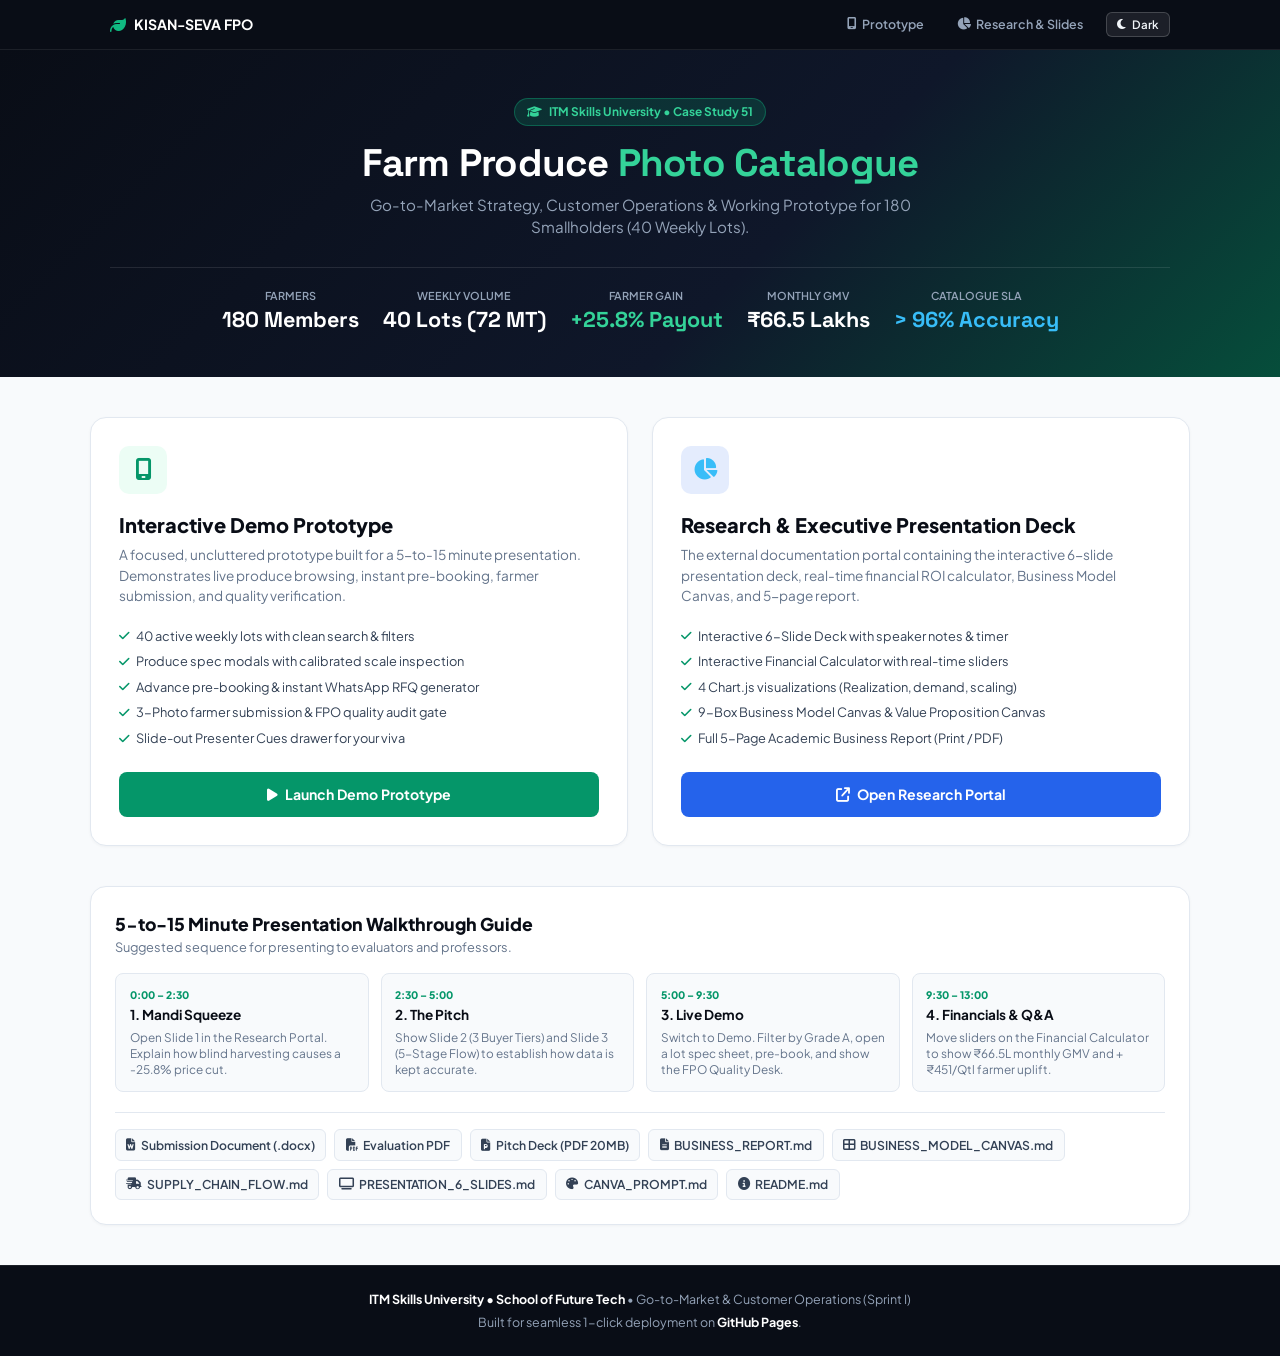
<file: index.html>
<!DOCTYPE html>
<html lang="en">
<head>
  <meta charset="UTF-8">
  <meta name="viewport" content="width=device-width, initial-scale=1.0">
  <title>KISAN-SEVA FPO • Farm Produce Photo Catalogue Hub</title>
  <meta name="description" content="Go-to-Market & Customer Operations project for Case Study 51: Farm Produce Photo Catalogue. B.Tech CSE (2026-30).">
  <link rel="preconnect" href="https://fonts.googleapis.com">
  <link rel="preconnect" href="https://fonts.gstatic.com" crossorigin>
  <link href="https://fonts.googleapis.com/css2?family=Plus+Jakarta+Sans:wght@400;500;600;700;800&family=Space+Grotesk:wght@600;700;800&display=swap" rel="stylesheet">
  <link rel="stylesheet" href="https://cdnjs.cloudflare.com/ajax/libs/font-awesome/6.4.0/css/all.min.css">
  <style>
    :root {
      --primary: #059669;
      --primary-dark: #047857;
      --primary-tint: #ecfdf5;
      --dark: #090d16;
      --slate: #334155;
      --muted: #64748b;
      --border: #e2e8f0;
      --bg: #f8fafc;
      --card-bg: #ffffff;
      --sub-card: #f8fafc;
      --font: 'Plus Jakarta Sans', system-ui, -apple-system, sans-serif;
      --font-display: 'Space Grotesk', system-ui, sans-serif;
    }

    [data-theme="dark"] {
      --primary: #10b981;
      --primary-dark: #059669;
      --primary-tint: rgba(16, 185, 129, 0.15);
      --dark: #f8fafc;
      --slate: #cbd5e1;
      --muted: #94a3b8;
      --border: #1e293b;
      --bg: #090d16;
      --card-bg: #0f172a;
      --sub-card: #1e293b;
    }

    * {
      box-sizing: border-box;
      margin: 0;
      padding: 0;
    }

    body {
      font-family: var(--font);
      background-color: var(--bg);
      color: var(--slate);
      line-height: 1.5;
      -webkit-font-smoothing: antialiased;
      transition: background-color 0.2s ease, color 0.2s ease;
    }

    /* Top Utility Nav */
    .hub-nav {
      background: #090d16;
      border-bottom: 1px solid rgba(255, 255, 255, 0.08);
      padding: 0.65rem 0;
    }

    .nav-inner {
      display: flex;
      align-items: center;
      justify-content: space-between;
    }

    .nav-brand {
      display: inline-flex;
      align-items: center;
      gap: 0.5rem;
      font-weight: 700;
      font-size: 0.88rem;
      color: #ffffff;
      text-decoration: none;
    }

    .nav-brand i { color: #10b981; font-size: 1rem; }

    .nav-links {
      display: flex;
      align-items: center;
      gap: 0.75rem;
    }

    .nav-link {
      color: #94a3b8;
      text-decoration: none;
      font-size: 0.78rem;
      font-weight: 600;
      display: inline-flex;
      align-items: center;
      gap: 0.35rem;
      padding: 0.3rem 0.65rem;
      border-radius: 6px;
      transition: all 0.15s;
    }

    .nav-link:hover {
      color: #ffffff;
      background: rgba(255, 255, 255, 0.06);
    }

    .theme-toggle-btn {
      background: rgba(255, 255, 255, 0.08);
      border: 1px solid rgba(255, 255, 255, 0.18);
      color: #f1f5f9;
      font-family: var(--font);
      font-size: 0.72rem;
      font-weight: 600;
      padding: 0.25rem 0.65rem;
      border-radius: 6px;
      cursor: pointer;
      display: inline-flex;
      align-items: center;
      gap: 0.35rem;
      transition: all 0.2s;
    }

    .theme-toggle-btn:hover {
      background: rgba(255, 255, 255, 0.18);
    }

    .container {
      max-width: 1100px;
      margin: 0 auto;
      padding: 0 1.25rem;
    }

    /* Clean Hero */
    .hero-strip {
      background: linear-gradient(135deg, #090d16 0%, #0f172a 60%, #064e3b 100%);
      color: white;
      padding: 3rem 0 2.5rem;
      text-align: center;
    }

    .pill-kicker {
      display: inline-flex;
      align-items: center;
      gap: 0.4rem;
      background: rgba(16, 185, 129, 0.18);
      color: #34d399;
      font-size: 0.74rem;
      font-weight: 700;
      padding: 0.25rem 0.75rem;
      border-radius: 9999px;
      border: 1px solid rgba(16, 185, 129, 0.35);
      margin-bottom: 0.85rem;
    }

    .hero-strip h1 {
      font-family: var(--font-display);
      font-size: 2.4rem;
      font-weight: 800;
      letter-spacing: -0.02em;
      line-height: 1.2;
      color: #ffffff;
      margin-bottom: 0.5rem;
    }

    .hero-strip h1 span {
      color: #34d399;
    }

    .hero-strip p {
      font-size: 0.95rem;
      color: #94a3b8;
      max-width: 620px;
      margin: 0 auto 1.75rem;
    }

    .metrics-bar {
      display: flex;
      justify-content: center;
      gap: 1.5rem;
      flex-wrap: wrap;
      padding-top: 1.25rem;
      border-top: 1px solid rgba(255, 255, 255, 0.1);
    }

    .m-item {
      text-align: center;
    }

    .m-item span {
      font-size: 0.68rem;
      color: #94a3b8;
      text-transform: uppercase;
      font-weight: 600;
      display: block;
    }

    .m-item strong {
      font-family: var(--font-display);
      font-size: 1.35rem;
      color: #ffffff;
    }

    /* Portals Grid */
    .portals-wrap {
      padding: 2.5rem 0;
    }

    .grid-2-portals {
      display: grid;
      grid-template-columns: 1fr 1fr;
      gap: 1.5rem;
      margin-bottom: 2.5rem;
    }

    @media (max-width: 750px) {
      .grid-2-portals {
        grid-template-columns: 1fr;
      }
    }

    .clean-portal-card {
      background: var(--card-bg);
      border: 1px solid var(--border);
      border-radius: 16px;
      padding: 1.75rem;
      display: flex;
      flex-direction: column;
      box-shadow: 0 1px 3px rgba(0,0,0,0.04);
      transition: all 0.2s ease;
    }

    .clean-portal-card:hover {
      transform: translateY(-3px);
      box-shadow: 0 10px 20px -3px rgba(0,0,0,0.08);
      border-color: #cbd5e1;
    }

    .portal-icon {
      width: 48px;
      height: 48px;
      border-radius: 10px;
      display: flex;
      align-items: center;
      justify-content: center;
      font-size: 1.35rem;
      margin-bottom: 1rem;
    }

    .icon-demo { background: var(--primary-tint); color: var(--primary); }
    .icon-research { background: rgba(37, 99, 235, 0.12); color: #38bdf8; }

    .clean-portal-card h3 {
      font-size: 1.25rem;
      font-weight: 800;
      color: var(--dark);
      margin-bottom: 0.35rem;
    }

    .clean-portal-card p {
      font-size: 0.85rem;
      color: var(--muted);
      line-height: 1.5;
      margin-bottom: 1.25rem;
    }

    .card-bullets {
      list-style: none;
      margin-bottom: 1.5rem;
      display: flex;
      flex-direction: column;
      gap: 0.4rem;
      font-size: 0.8rem;
      color: var(--slate);
    }

    .card-bullets li {
      display: flex;
      align-items: center;
      gap: 0.4rem;
    }

    .card-bullets li i {
      color: var(--primary);
      font-size: 0.75rem;
    }

    .btn-action-portal {
      margin-top: auto;
      text-decoration: none;
      font-weight: 700;
      font-size: 0.88rem;
      padding: 0.75rem 1.25rem;
      border-radius: 8px;
      display: flex;
      align-items: center;
      justify-content: center;
      gap: 0.4rem;
      transition: background 0.15s;
    }

    .btn-green {
      background: var(--primary);
      color: white;
    }

    .btn-green:hover { background: var(--primary-dark); }

    .btn-blue {
      background: #2563eb;
      color: white;
    }

    .btn-blue:hover { background: #1d4ed8; }

    /* 5-Min Walkthrough Card */
    .walkthrough-box {
      background: var(--card-bg);
      border: 1px solid var(--border);
      border-radius: 16px;
      padding: 1.5rem;
      box-shadow: 0 1px 3px rgba(0,0,0,0.04);
    }

    .wb-head {
      margin-bottom: 1rem;
    }

    .wb-head h4 {
      font-size: 1.1rem;
      color: var(--dark);
      font-weight: 800;
    }

    .wb-head p {
      font-size: 0.8rem;
      color: var(--muted);
    }

    .walkthrough-steps {
      display: grid;
      grid-template-columns: repeat(auto-fit, minmax(200px, 1fr));
      gap: 0.75rem;
      margin-bottom: 1.25rem;
    }

    .wt-step {
      background: var(--sub-card);
      border: 1px solid var(--border);
      border-radius: 8px;
      padding: 0.85rem;
    }

    .wt-step span {
      font-size: 0.65rem;
      font-weight: 800;
      color: var(--primary);
      text-transform: uppercase;
      display: block;
    }

    .wt-step h5 {
      font-size: 0.85rem;
      color: var(--dark);
      margin: 0.15rem 0 0.25rem;
    }

    .wt-step p {
      font-size: 0.74rem;
      color: var(--muted);
      line-height: 1.35;
    }

    /* Markdown Links Strip */
    .markdown-shelf {
      display: flex;
      flex-wrap: wrap;
      gap: 0.5rem;
      padding-top: 1rem;
      border-top: 1px solid var(--border);
    }

    .md-link {
      background: var(--sub-card);
      border: 1px solid var(--border);
      color: var(--slate);
      text-decoration: none;
      font-size: 0.76rem;
      font-weight: 600;
      padding: 0.35rem 0.65rem;
      border-radius: 6px;
      display: inline-flex;
      align-items: center;
      gap: 0.35rem;
      transition: all 0.15s;
    }

    .md-link:hover {
      background: var(--border);
      color: var(--dark);
    }

    /* Footer */
    .master-footer {
      background: #090d16;
      color: #94a3b8;
      padding: 1.5rem 0;
      font-size: 0.78rem;
      text-align: center;
      border-top: 1px solid rgba(255, 255, 255, 0.08);
    }

    .master-footer strong { color: white; }
  </style>
</head>
<body>

  <!-- Top Hub Nav -->
  <nav class="hub-nav">
    <div class="container nav-inner">
      <a href="index.html" class="nav-brand">
        <i class="fa-solid fa-leaf"></i>
        <span>KISAN-SEVA <strong>FPO</strong></span>
      </a>
      <div class="nav-links">
        <a href="demo/index.html" class="nav-link"><i class="fa-solid fa-mobile-screen"></i> Prototype</a>
        <a href="research/index.html" class="nav-link"><i class="fa-solid fa-chart-pie"></i> Research & Slides</a>
        <button class="theme-toggle-btn" id="themeToggleBtn" title="Toggle Dark/Light Mode">
          <i class="fa-solid fa-moon"></i> <span class="theme-label">Dark</span>
        </button>
      </div>
    </div>
  </nav>

  <!-- Clean Hero -->
  <header class="hero-strip">
    <div class="container">
      <span class="pill-kicker"><i class="fa-solid fa-graduation-cap"></i> ITM Skills University • Case Study 51</span>
      <h1>Farm Produce <span>Photo Catalogue</span></h1>
      <p>Go-to-Market Strategy, Customer Operations & Working Prototype for 180 Smallholders (40 Weekly Lots).</p>

      <div class="metrics-bar">
        <div class="m-item">
          <span>Farmers</span>
          <strong>180 Members</strong>
        </div>
        <div class="m-item">
          <span>Weekly Volume</span>
          <strong>40 Lots (72 MT)</strong>
        </div>
        <div class="m-item">
          <span>Farmer Gain</span>
          <strong style="color:#34d399;">+25.8% Payout</strong>
        </div>
        <div class="m-item">
          <span>Monthly GMV</span>
          <strong>₹66.5 Lakhs</strong>
        </div>
        <div class="m-item">
          <span>Catalogue SLA</span>
          <strong style="color:#38bdf8;">> 96% Accuracy</strong>
        </div>
      </div>
    </div>
  </header>

  <!-- Portals Navigation Section -->
  <main class="container portals-wrap">
    <div class="grid-2-portals">
      <!-- Portal 1: Demo -->
      <article class="clean-portal-card">
        <div class="portal-icon icon-demo">
          <i class="fa-solid fa-mobile-screen"></i>
        </div>
        <h3>Interactive Demo Prototype</h3>
        <p>A focused, uncluttered prototype built for a 5-to-15 minute presentation. Demonstrates live produce browsing, instant pre-booking, farmer submission, and quality verification.</p>
        <ul class="card-bullets">
          <li><i class="fa-solid fa-check"></i> 40 active weekly lots with clean search & filters</li>
          <li><i class="fa-solid fa-check"></i> Produce spec modals with calibrated scale inspection</li>
          <li><i class="fa-solid fa-check"></i> Advance pre-booking & instant WhatsApp RFQ generator</li>
          <li><i class="fa-solid fa-check"></i> 3-Photo farmer submission & FPO quality audit gate</li>
          <li><i class="fa-solid fa-check"></i> Slide-out Presenter Cues drawer for your viva</li>
        </ul>
        <a href="demo/index.html" class="btn-action-portal btn-green">
          <i class="fa-solid fa-play"></i> Launch Demo Prototype
        </a>
      </article>

      <!-- Portal 2: Research -->
      <article class="clean-portal-card">
        <div class="portal-icon icon-research">
          <i class="fa-solid fa-chart-pie"></i>
        </div>
        <h3>Research & Executive Presentation Deck</h3>
        <p>The external documentation portal containing the interactive 6-slide presentation deck, real-time financial ROI calculator, Business Model Canvas, and 5-page report.</p>
        <ul class="card-bullets">
          <li><i class="fa-solid fa-check"></i> Interactive 6-Slide Deck with speaker notes & timer</li>
          <li><i class="fa-solid fa-check"></i> Interactive Financial Calculator with real-time sliders</li>
          <li><i class="fa-solid fa-check"></i> 4 Chart.js visualizations (Realization, demand, scaling)</li>
          <li><i class="fa-solid fa-check"></i> 9-Box Business Model Canvas & Value Proposition Canvas</li>
          <li><i class="fa-solid fa-check"></i> Full 5-Page Academic Business Report (Print / PDF)</li>
        </ul>
        <a href="research/index.html" class="btn-action-portal btn-blue">
          <i class="fa-solid fa-arrow-up-right-from-square"></i> Open Research Portal
        </a>
      </article>
    </div>

    <!-- 5-Minute Presentation Walkthrough -->
    <section class="walkthrough-box">
      <div class="wb-head">
        <h4>5-to-15 Minute Presentation Walkthrough Guide</h4>
        <p>Suggested sequence for presenting to evaluators and professors.</p>
      </div>

      <div class="walkthrough-steps">
        <div class="wt-step">
          <span>0:00 – 2:30</span>
          <h5>1. Mandi Squeeze</h5>
          <p>Open Slide 1 in the Research Portal. Explain how blind harvesting causes a -25.8% price cut.</p>
        </div>
        <div class="wt-step">
          <span>2:30 – 5:00</span>
          <h5>2. The Pitch</h5>
          <p>Show Slide 2 (3 Buyer Tiers) and Slide 3 (5-Stage Flow) to establish how data is kept accurate.</p>
        </div>
        <div class="wt-step">
          <span>5:00 – 9:30</span>
          <h5>3. Live Demo</h5>
          <p>Switch to Demo. Filter by Grade A, open a lot spec sheet, pre-book, and show the FPO Quality Desk.</p>
        </div>
        <div class="wt-step">
          <span>9:30 – 13:00</span>
          <h5>4. Financials & Q&A</h5>
          <p>Move sliders on the Financial Calculator to show ₹66.5L monthly GMV and +₹451/Qtl farmer uplift.</p>
        </div>
      </div>

      <!-- Markdown & Document Source Files -->
      <div class="markdown-shelf">
        <a href="Case_Study_51_Farm_Produce_Catalogue_Documentation.docx" class="md-link" download><i class="fa-solid fa-file-word text-blue"></i> Submission Document (.docx)</a>
        <a href="Case_Study_51_Farm_Produce_Catalogue_Documentation.pdf" class="md-link" target="_blank"><i class="fa-solid fa-file-pdf text-red"></i> Evaluation PDF</a>
        <a href="KISAN-SEVA%20FPO%20Pitch.pdf" class="md-link" target="_blank" download><i class="fa-solid fa-file-powerpoint text-amber"></i> Pitch Deck (PDF 20MB)</a>
        <a href="BUSINESS_REPORT.md" class="md-link" target="_blank"><i class="fa-solid fa-file-lines text-emerald"></i> BUSINESS_REPORT.md</a>
        <a href="BUSINESS_MODEL_CANVAS.md" class="md-link" target="_blank"><i class="fa-solid fa-table-cells-large text-blue"></i> BUSINESS_MODEL_CANVAS.md</a>
        <a href="SUPPLY_CHAIN_FLOW.md" class="md-link" target="_blank"><i class="fa-solid fa-truck-fast"></i> SUPPLY_CHAIN_FLOW.md</a>
        <a href="PRESENTATION_6_SLIDES.md" class="md-link" target="_blank"><i class="fa-solid fa-tv"></i> PRESENTATION_6_SLIDES.md</a>
        <a href="CANVA_PRESENTATION_PROMPT.md" class="md-link" target="_blank"><i class="fa-solid fa-palette text-amber"></i> CANVA_PROMPT.md</a>
        <a href="README.md" class="md-link" target="_blank"><i class="fa-solid fa-circle-info"></i> README.md</a>
      </div>
    </section>
  </main>

  <footer class="master-footer">
    <div class="container">
      <p><strong>ITM Skills University • School of Future Tech</strong> • Go-to-Market & Customer Operations (Sprint I)</p>
      <p style="margin-top: 0.25rem;">Built for seamless 1-click deployment on <strong>GitHub Pages</strong>.</p>
    </div>
  </footer>

  <script>
    (function() {
      const toggleBtn = document.getElementById("themeToggleBtn");
      const currentTheme = localStorage.getItem("gtm_theme") || "light";
      setTheme(currentTheme);

      toggleBtn?.addEventListener("click", () => {
        const isDark = document.documentElement.getAttribute("data-theme") === "dark";
        const nextTheme = isDark ? "light" : "dark";
        setTheme(nextTheme);
        localStorage.setItem("gtm_theme", nextTheme);
      });

      function setTheme(theme) {
        document.documentElement.setAttribute("data-theme", theme);
        if (toggleBtn) {
          if (theme === "dark") {
            toggleBtn.innerHTML = '<i class="fa-solid fa-sun" style="color:#10b981;"></i> <span class="theme-label">Light</span>';
          } else {
            toggleBtn.innerHTML = '<i class="fa-solid fa-moon"></i> <span class="theme-label">Dark</span>';
          }
        }
      }
    })();
  </script>
</body>
</html>
</file>
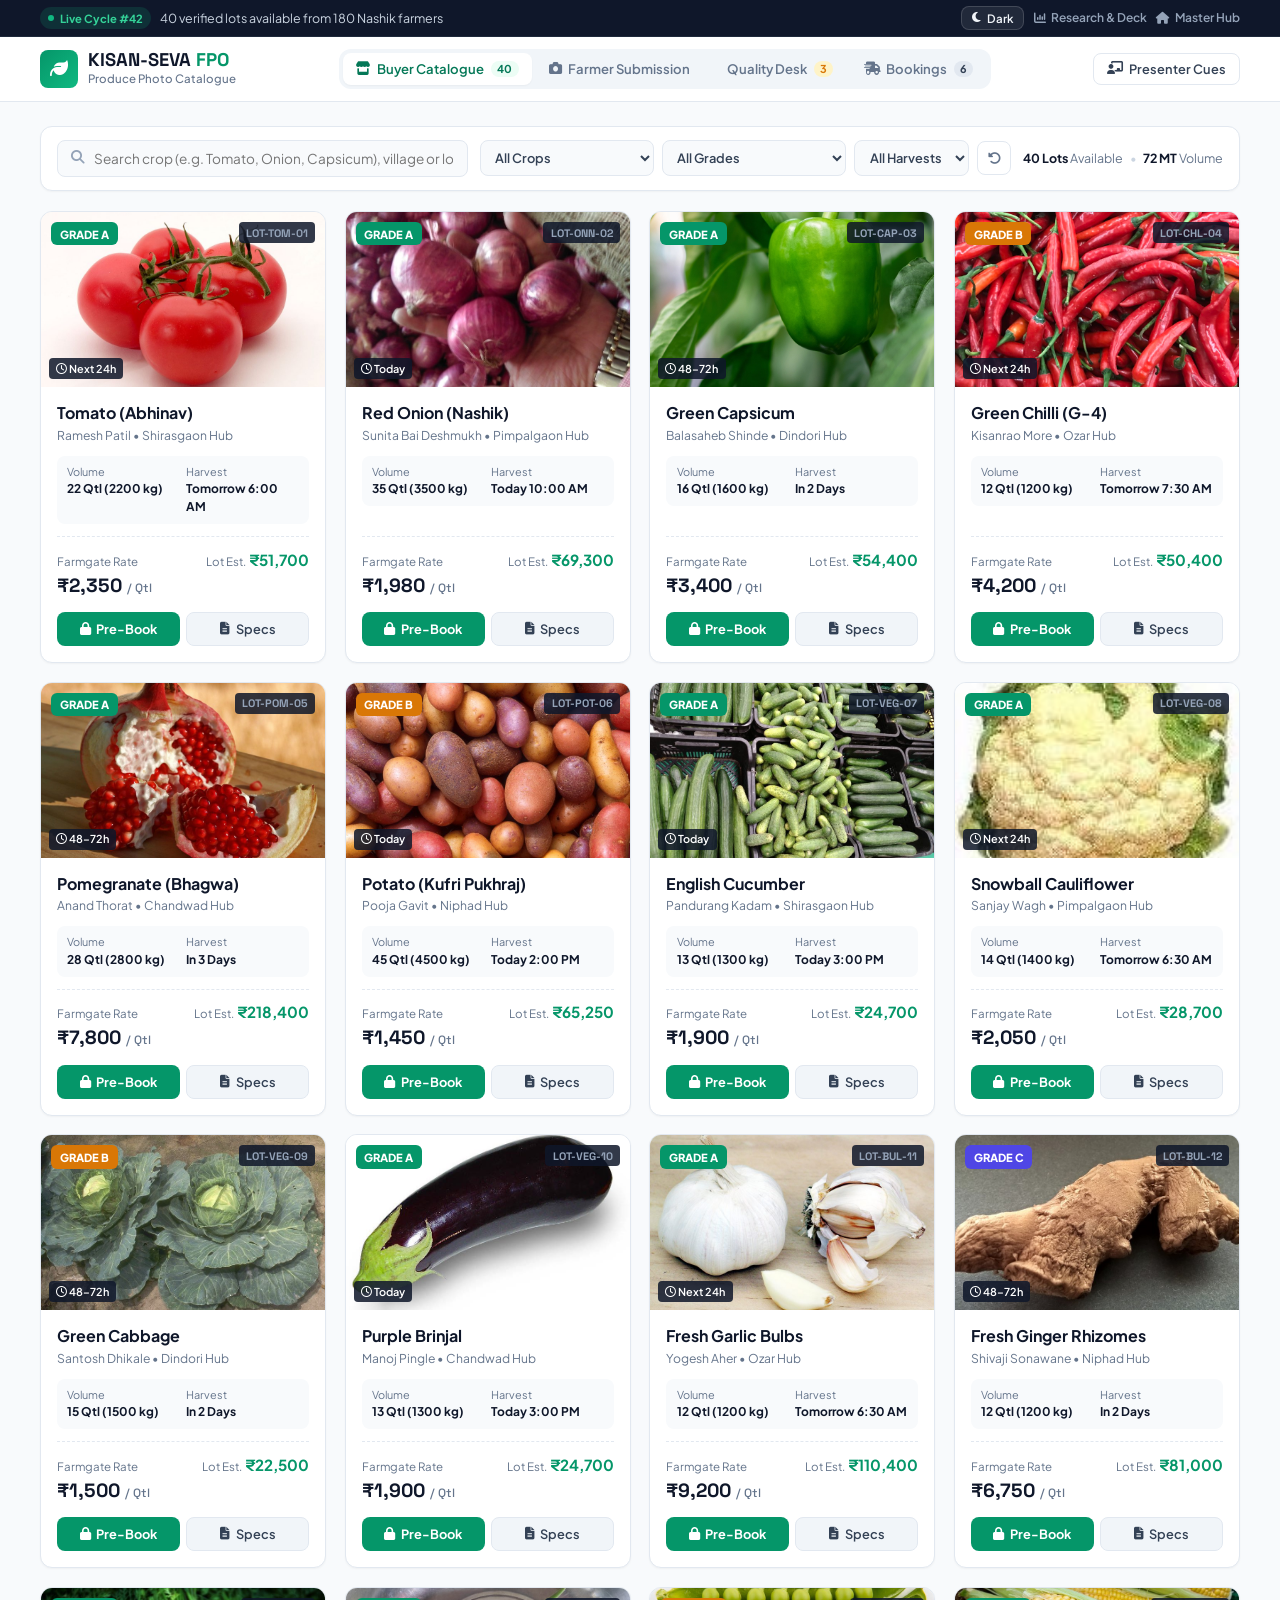
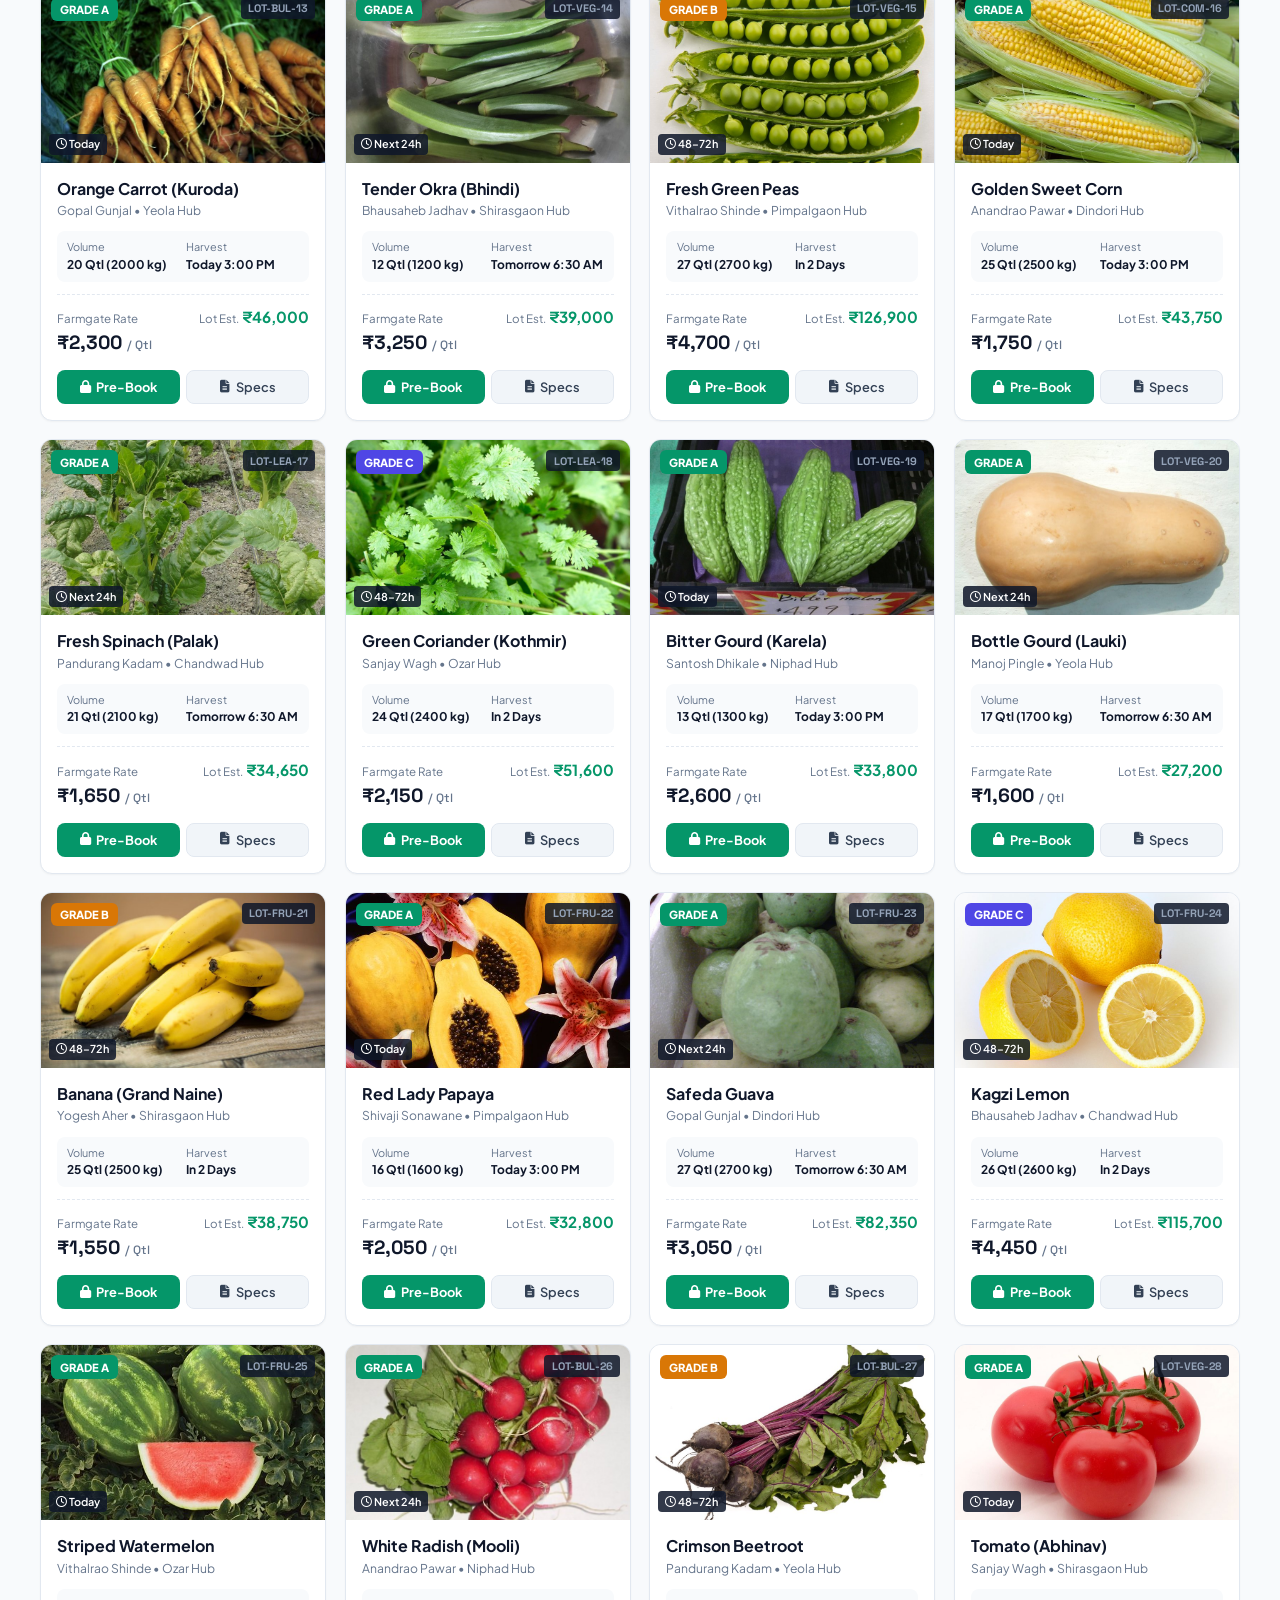
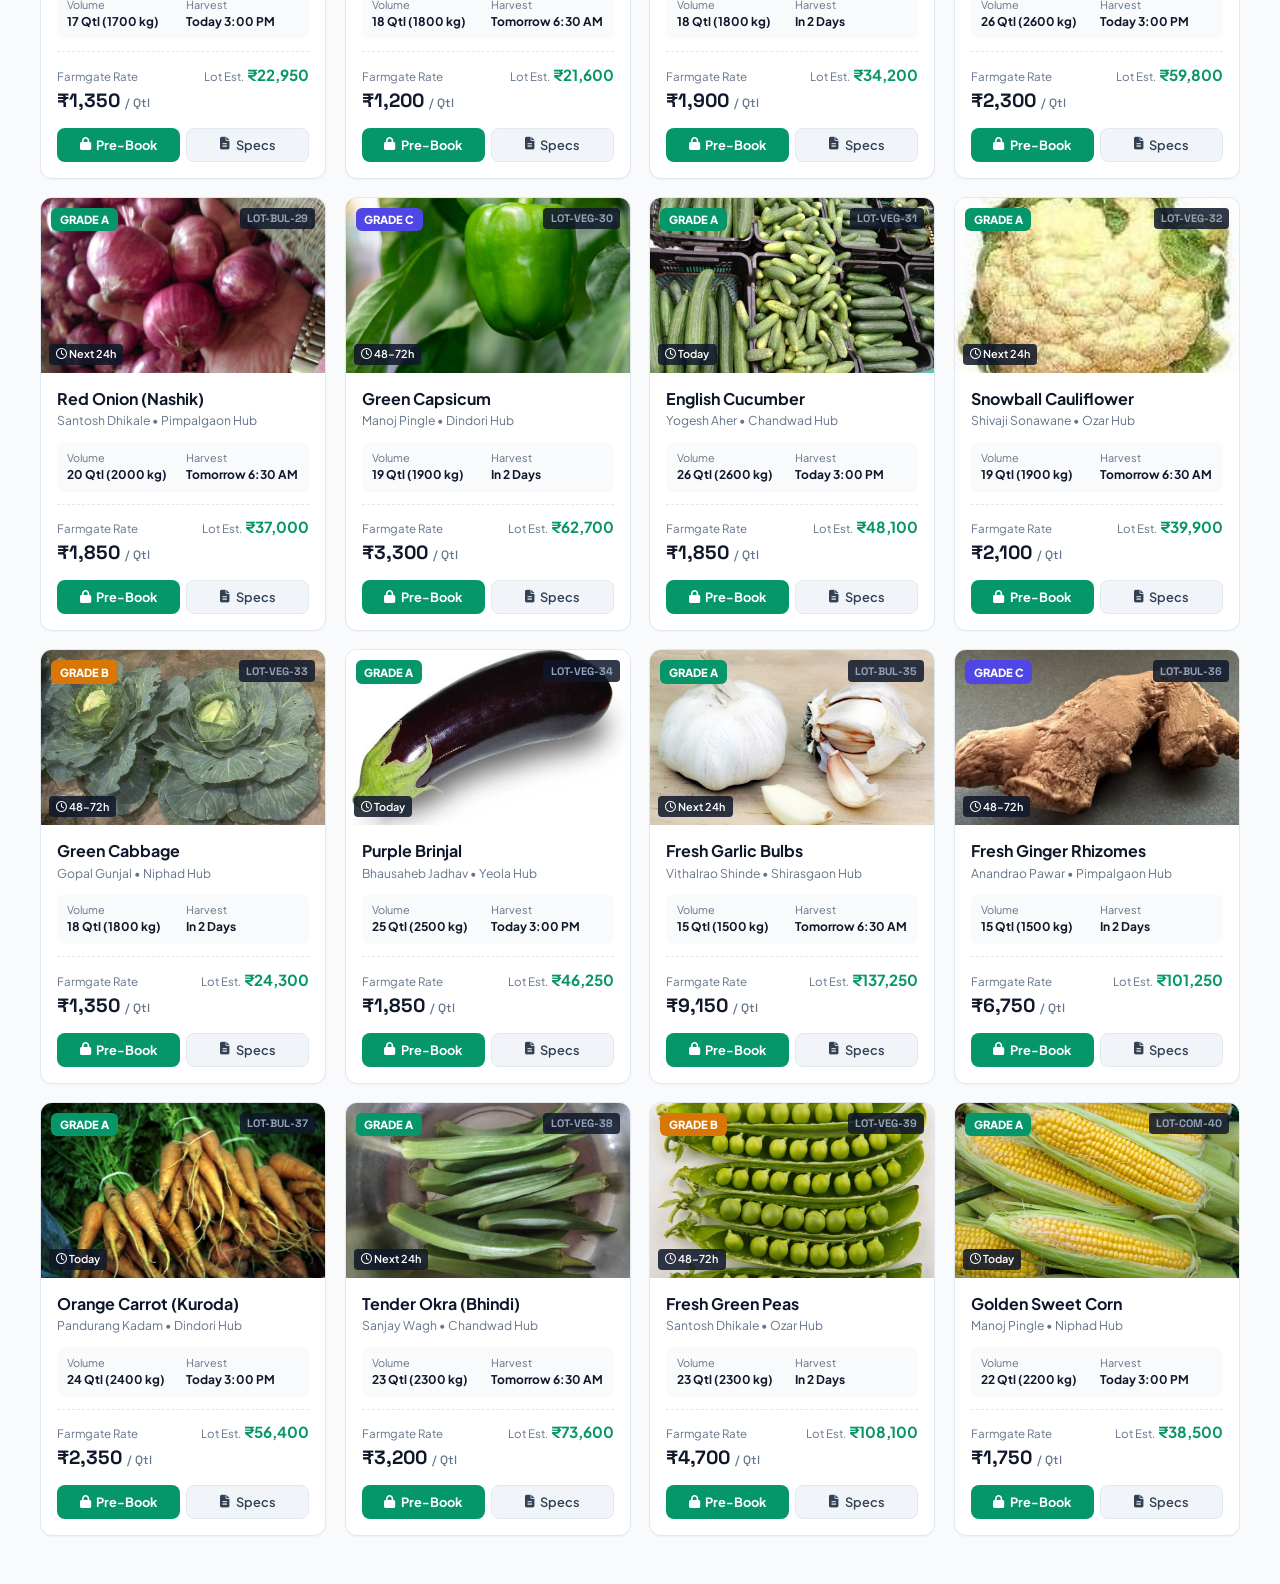
<file: demo/index.html>
<!DOCTYPE html>
<html lang="en">
<head>
  <meta charset="UTF-8">
  <meta name="viewport" content="width=device-width, initial-scale=1.0">
  <title>KISAN-SEVA • Farm Produce Photo Catalogue</title>
  <meta name="description" content="Clean, verified pre-harvest produce catalogue connecting 180 smallholders with institutional B2B buyers.">
  <link rel="preconnect" href="https://fonts.googleapis.com">
  <link rel="preconnect" href="https://fonts.gstatic.com" crossorigin>
  <link href="https://fonts.googleapis.com/css2?family=Plus+Jakarta+Sans:wght@400;500;600;700;800&family=Space+Grotesk:wght@600;700&display=swap" rel="stylesheet">
  <link rel="stylesheet" href="https://cdnjs.cloudflare.com/ajax/libs/font-awesome/6.4.0/css/all.min.css">
  <link rel="stylesheet" href="styles.css">
</head>
<body>

  <!-- Minimal Top Bar -->
  <aside aria-label="Announcement" class="top-ticker">
    <div class="container ticker-flex">
      <div class="ticker-left">
        <span class="live-pill"><span class="dot"></span> Live Cycle #42</span>
        <span class="ticker-msg">40 verified lots available from 180 Nashik farmers</span>
      </div>
      <div class="ticker-actions">
        <!-- Dark Mode Toggle Button -->
        <button class="theme-toggle-btn" id="themeToggleBtn" title="Toggle Dark/Light Mode">
          <i class="fa-solid fa-moon"></i> <span class="theme-label">Dark</span>
        </button>
        <a href="../research/index.html" class="ticker-link"><i class="fa-solid fa-chart-column"></i> Research & Deck</a>
        <a href="../index.html" class="ticker-link"><i class="fa-solid fa-house"></i> Master Hub</a>
      </div>
    </div>
  </aside>

  <!-- Modern Clean Header -->
  <header class="app-header">
    <div class="container header-content">
      <div class="brand">
        <div class="brand-badge"><i class="fa-solid fa-leaf"></i></div>
        <div>
          <h2>KISAN-SEVA <span>FPO</span></h2>
          <span class="brand-sub">Produce Photo Catalogue</span>
        </div>
      </div>

      <!-- Clean Tab Switcher -->
      <nav class="nav-segment" aria-label="Views">
        <button class="seg-btn active" data-tab="buyer-catalog">
          <i class="fa-solid fa-store"></i> Buyer Catalogue
          <span class="badge" id="catalogCountBadge">40</span>
        </button>
        <button class="seg-btn" data-tab="farmer-submit">
          <i class="fa-solid fa-camera"></i> Farmer Submission
        </button>
        <button class="seg-btn" data-tab="admin-qc">
          <i class="fa-solid fa-shield-check"></i> Quality Desk
          <span class="badge badge-amber" id="pendingCountBadge">3</span>
        </button>
        <button class="seg-btn" data-tab="orders-escrow">
          <i class="fa-solid fa-truck-fast"></i> Bookings
          <span class="badge" id="ordersCountBadge">6</span>
        </button>
      </nav>

      <button class="btn-demo-helper" id="toggleDemoGuide" title="Presenter Talking Cues">
        <i class="fa-solid fa-chalkboard-user"></i> Presenter Cues
      </button>
    </div>
  </header>

  <!-- Floating Presenter Slide-out Drawer -->
  <aside class="presenter-flyout" id="presenterDrawer">
    <div class="flyout-head">
      <h4><i class="fa-solid fa-microphone-lines text-emerald"></i> 5-Min Demo Cues</h4>
      <button class="close-flyout" id="closePresenterDrawer">&times;</button>
    </div>
    <div class="flyout-body">
      <div class="cue-card" data-target="buyer-catalog">
        <span class="cue-step">Step 1 • Catalogue</span>
        <h6>Explore 40 Lots</h6>
        <p>Show how buyers filter by Grade A and 24h harvest without mandi friction.</p>
      </div>
      <div class="cue-card" data-target="buyer-catalog">
        <span class="cue-step">Step 2 • Pre-Book</span>
        <h6>Lock Pre-Harvest PO</h6>
        <p>Click "Pre-Book" to demo instant WhatsApp RFQ & locked farmgate rate.</p>
      </div>
      <div class="cue-card" data-target="farmer-submit">
        <span class="cue-step">Step 3 • Ingestion</span>
        <h6>3-Photo Standard</h6>
        <p>Click auto-fill to show standardized scale calibration checklist.</p>
      </div>
      <div class="cue-card" data-target="admin-qc">
        <span class="cue-step">Step 4 • Quality Gate</span>
        <h6>FPO Audit (>96% SLA)</h6>
        <p>Click "Approve & Publish" to show how reviewed lots go live instantly.</p>
      </div>
      <div class="cue-card" data-target="orders-escrow">
        <span class="cue-step">Step 5 • Payout</span>
        <h6>T+24h Settlement</h6>
        <p>Show GRN inspection and automated UPI transfer to farmer (+25.8% uplift).</p>
      </div>
    </div>
  </aside>

  <!-- Main Content Space -->
  <main class="container page-body">

    <!-- ================= VIEW 1: BUYER CATALOGUE ================= -->
    <section class="tab-pane active" id="buyer-catalog">
      <!-- Concise Search & Filter Strip -->
      <div class="filter-strip">
        <div class="search-input-wrap">
          <i class="fa-solid fa-magnifying-glass"></i>
          <input type="text" id="catalogueSearch" placeholder="Search crop (e.g. Tomato, Onion, Capsicum), village or lot ID...">
        </div>

        <div class="filter-chips">
          <select id="categoryFilter" class="chip-select">
            <option value="all">All Crops</option>
            <option value="Vegetable">Vegetables</option>
            <option value="Bulb & Root">Bulbs (Onion, Potato)</option>
            <option value="Fruit">Fruits</option>
            <option value="Commercial">Commercial / Spices</option>
          </select>

          <select id="gradeFilter" class="chip-select">
            <option value="all">All Grades</option>
            <option value="Grade A">Grade A (Supermarket)</option>
            <option value="Grade B">Grade B (HoReCa)</option>
            <option value="Grade C">Grade C (Processing)</option>
          </select>

          <select id="harvestFilter" class="chip-select">
            <option value="all">All Harvests</option>
            <option value="today">Today</option>
            <option value="24h">Next 24h</option>
            <option value="48h">48–72h</option>
          </select>

          <button class="chip-reset" id="resetFiltersBtn" title="Reset filters">
            <i class="fa-solid fa-rotate-left"></i>
          </button>
        </div>

        <div class="catalog-summary-pill">
          <span id="statActiveListings"><strong>40 Lots</strong> Available</span>
          <span class="divider">•</span>
          <span><strong>72 MT</strong> Volume</span>
        </div>
      </div>

      <!-- Produce Grid -->
      <div class="produce-grid" id="produceGrid">
        <!-- Rendered via JS -->
      </div>
    </section>

    <!-- ================= VIEW 2: FARMER SUBMISSION ================= -->
    <section class="tab-pane" id="farmer-submit">
      <div class="form-shell">
        <div class="form-intro">
          <div>
            <h3>Pre-Harvest Lot Submission</h3>
            <p class="sub-lead">Log crop details 72h ahead to lock institutional advance orders before harvest.</p>
          </div>
          <button type="button" class="btn-quick-fill" id="loadSamplePhotosBtn">
            <i class="fa-solid fa-wand-magic-sparkles"></i> Auto-Fill Sample Lot
          </button>
        </div>

        <form id="farmerSubmitForm">
          <div class="form-row-3">
            <div class="form-field">
              <label for="farmerSelect">Member Farmer</label>
              <select id="farmerSelect" required>
                <option value="">Select registered farmer...</option>
                <option value="Sunita Bai Deshmukh (Member #042 - Pimpalgaon)">Sunita Bai Deshmukh (#042 - Pimpalgaon)</option>
                <option value="Ramesh Patil (Member #014 - Shirasgaon)">Ramesh Patil (#014 - Shirasgaon)</option>
                <option value="Balasaheb Shinde (Member #078 - Dindori)">Balasaheb Shinde (#078 - Dindori)</option>
                <option value="Kisanrao More (Member #103 - Ozar)">Kisanrao More (#103 - Ozar)</option>
                <option value="Anand Thorat (Member #144 - Chandwad)">Anand Thorat (#144 - Chandwad)</option>
              </select>
            </div>

            <div class="form-field">
              <label for="cropSelect">Crop Variety</label>
              <select id="cropSelect" required>
                <option value="">Select crop...</option>
                <option value="Tomato (Abhinav Hybrid)">Tomato (Abhinav Hybrid)</option>
                <option value="Red Onion (Nashik Special)">Red Onion (Nashik Special)</option>
                <option value="Green Capsicum (Indam 98)">Green Capsicum (Indam 98)</option>
                <option value="Green Chilli (G-4)">Green Chilli (G-4)</option>
                <option value="Pomegranate (Bhagwa)">Pomegranate (Bhagwa)</option>
                <option value="Potato (Kufri Pukhraj)">Potato (Kufri Pukhraj)</option>
              </select>
            </div>

            <div class="form-field">
              <label for="targetGradeSelect">Claimed Grade</label>
              <select id="targetGradeSelect" required>
                <option value="Grade A">Grade A (Supermarket Premium)</option>
                <option value="Grade B">Grade B (Culinary / HoReCa)</option>
                <option value="Grade C">Grade C (Agro-Processing)</option>
              </select>
            </div>
          </div>

          <div class="form-row-3">
            <div class="form-field">
              <label for="quantityInput">Volume (Quintals)</label>
              <input type="number" id="quantityInput" min="5" max="100" placeholder="e.g. 20" required>
            </div>

            <div class="form-field">
              <label for="harvestDateInput">Scheduled Harvest</label>
              <input type="date" id="harvestDateInput" required>
            </div>

            <div class="form-field">
              <label for="expectedPriceInput">Floor Rate (₹ / Qtl)</label>
              <input type="number" id="expectedPriceInput" min="800" max="8000" placeholder="e.g. 2350" required>
            </div>
          </div>

          <!-- Standardized 3-Photo Upload Strip -->
          <div class="photos-strip-box">
            <div class="photos-strip-header">
              <span class="strip-label"><i class="fa-solid fa-camera"></i> 3 Standard Photos Required</span>
              <span class="strip-help">Canopy + Crate Lot + Cross-Section with Scale Card</span>
            </div>

            <div class="drop-tiles">
              <div class="drop-tile" id="dropzone1">
                <div class="tile-view" id="preview1">
                  <i class="fa-solid fa-seedling"></i>
                  <span>1. Crop Canopy</span>
                </div>
                <input type="file" accept="image/*" class="ghost-file" id="file1">
              </div>

              <div class="drop-tile" id="dropzone2">
                <div class="tile-view" id="preview2">
                  <i class="fa-solid fa-boxes-stacked"></i>
                  <span>2. Sample Crate</span>
                </div>
                <input type="file" accept="image/*" class="ghost-file" id="file2">
              </div>

              <div class="drop-tile" id="dropzone3">
                <div class="tile-view" id="preview3">
                  <i class="fa-solid fa-ruler-combined"></i>
                  <span>3. Scale Card Cut</span>
                </div>
                <input type="file" accept="image/*" class="ghost-file" id="file3">
              </div>
            </div>
          </div>

          <!-- Quick Checkmarks -->
          <div class="checklist-row">
            <label class="check-pill">
              <input type="checkbox" id="chkScale" required>
              <span>Scale strip visible in Photo 3</span>
            </label>
            <label class="check-pill">
              <input type="checkbox" id="chkMoisture" required>
              <span>Moisture / Brix tested</span>
            </label>
            <label class="check-pill">
              <input type="checkbox" id="chkAcreage" required>
              <span>Acreage verified</span>
            </label>
          </div>

          <button type="submit" class="btn-submit-lot" id="submitListingBtn">
            <i class="fa-solid fa-paper-plane"></i> Submit Lot to FPO Quality Desk
          </button>
        </form>
      </div>
    </section>

    <!-- ================= VIEW 3: FPO QUALITY AUDIT ================= -->
    <section class="tab-pane" id="admin-qc">
      <div class="desk-header">
        <div>
          <h3>Quality Verification Desk</h3>
          <p class="sub-lead">Auditing field photos and calibration standards to ensure &gt;96% catalogue accuracy.</p>
        </div>
        <div class="desk-stats">
          <div class="desk-stat-item">
            <span class="val" id="pendingReviewCount">3</span>
            <span class="lbl">Pending</span>
          </div>
          <div class="desk-stat-item">
            <span class="val text-emerald" id="approvedTodayCount">37</span>
            <span class="lbl">Published</span>
          </div>
          <div class="desk-stat-item">
            <span class="val text-emerald">97.4%</span>
            <span class="lbl">Accuracy</span>
          </div>
        </div>
      </div>

      <div class="pending-list" id="pendingLotsContainer">
        <!-- Rendered via JS -->
      </div>
    </section>

    <!-- ================= VIEW 4: BOOKINGS & ESCROW ================= -->
    <section class="tab-pane" id="orders-escrow">
      <div class="desk-header">
        <div>
          <h3>Advance Orders & Settlement Ledger</h3>
          <p class="sub-lead">Tracking pre-harvest POs, dispatch milk-runs, and T+24h farmer UPI transfers.</p>
        </div>
        <div class="desk-stats">
          <div class="desk-stat-item">
            <span class="val text-emerald">₹15.84L</span>
            <span class="lbl">Weekly Volume</span>
          </div>
          <div class="desk-stat-item">
            <span class="val">100%</span>
            <span class="lbl">T+24h Track</span>
          </div>
        </div>
      </div>

      <div class="ledger-card">
        <div class="table-responsive">
          <table class="clean-table" id="ordersTable">
            <thead>
              <tr>
                <th>Order / Lot</th>
                <th>Buyer</th>
                <th>Crop & Grade</th>
                <th>Volume</th>
                <th>Rate / Qtl</th>
                <th>Total Value</th>
                <th>Status</th>
                <th>Settlement</th>
                <th>Action</th>
              </tr>
            </thead>
            <tbody id="ordersTableBody">
              <!-- Rendered via JS -->
            </tbody>
          </table>
        </div>
      </div>
    </section>

  </main>

  <!-- ================= MODALS ================= -->

  <!-- Modal 1: Pre-Booking & RFQ -->
  <div class="modal-backdrop" id="bookingModal">
    <div class="modal-box">
      <div class="modal-head">
        <h4 id="modalProduceTitle">Pre-Book Harvest Batch</h4>
        <button class="modal-x" id="closeBookingModal">&times;</button>
      </div>

      <div class="modal-scroll">
        <div class="mini-lot-card" id="modalBatchPreview">
          <!-- Injected via JS -->
        </div>

        <form id="preBookingForm">
          <div class="form-field">
            <label for="buyerOrgInput">Buyer Organization</label>
            <input type="text" id="buyerOrgInput" placeholder="e.g. FreshMart Hypermarkets / Zepto Hub" required>
          </div>

          <div class="form-row-2">
            <div class="form-field">
              <label for="buyerContactInput">WhatsApp Contact</label>
              <input type="tel" id="buyerContactInput" placeholder="+91 98230 XXXXX" required>
            </div>
            <div class="form-field">
              <label for="orderQtyInput">Quantity (Quintals)</label>
              <input type="number" id="orderQtyInput" min="5" required>
            </div>
          </div>

          <div class="form-field">
            <label for="deliveryHubSelect">Destination Hub</label>
            <select id="deliveryHubSelect" required>
              <option value="Navi Mumbai Central DC">Navi Mumbai Central DC</option>
              <option value="Pune Chakan Distribution Hub">Pune Chakan Hub</option>
              <option value="Nashik Local Processing Center">Nashik Local Processing Center</option>
              <option value="Thane Dark Store Cluster">Thane Dark Store Cluster</option>
            </select>
          </div>

          <!-- Price Calculation Pill -->
          <div class="price-pill-box">
            <div class="p-row">
              <span>Farmgate Rate:</span>
              <strong id="calcBasePrice">₹2,350 / Qtl</strong>
            </div>
            <div class="p-row">
              <span>FPO Facilitation (3.5% + handling):</span>
              <span id="calcFpoFee">₹105 / Qtl</span>
            </div>
            <div class="p-row total-row">
              <span>Estimated Total:</span>
              <strong class="text-emerald" id="calcTotalPrice">₹51,700</strong>
            </div>
          </div>

          <div class="modal-actions-grid">
            <button type="button" class="btn-wa-action" id="btnSendWhatsappRfq">
              <i class="fa-brands fa-whatsapp"></i> WhatsApp RFQ
            </button>
            <button type="submit" class="btn-lock-action">
              <i class="fa-solid fa-lock"></i> Lock Advance PO
            </button>
          </div>
        </form>
      </div>
    </div>
  </div>

  <!-- Modal 2: Quality Spec Modal -->
  <div class="modal-backdrop" id="specModal">
    <div class="modal-box modal-wide">
      <div class="modal-head">
        <h4 id="specTitle">Inspection Certificate & Specs</h4>
        <button class="modal-x" id="closeSpecModal">&times;</button>
      </div>
      <div class="modal-scroll" id="specModalBody">
        <!-- Injected via JS -->
      </div>
    </div>
  </div>

  <!-- Modal 3: WhatsApp Preview -->
  <div class="modal-backdrop" id="whatsappModal">
    <div class="modal-box">
      <div class="modal-head">
        <h4><i class="fa-brands fa-whatsapp text-emerald"></i> WhatsApp RFQ Broadcast</h4>
        <button class="modal-x" id="closeWhatsappModal">&times;</button>
      </div>
      <div class="modal-scroll">
        <div class="wa-bubble" id="whatsappMessageContent"></div>
        <button class="btn-copy-wa" id="copyWhatsappBtn"><i class="fa-solid fa-copy"></i> Copy RFQ Text</button>
      </div>
    </div>
  </div>

  <!-- Minimal Toast -->
  <div class="toast-hub" id="toastContainer" aria-live="polite"></div>

  <script src="app.js"></script>
</body>
</html>
</file>
<file: demo/styles.css>
:root {
  --primary: #059669;
  --primary-dark: #047857;
  --primary-light: #10b981;
  --primary-tint: #ecfdf5;
  --dark: #0f172a;
  --slate: #334155;
  --muted: #64748b;
  --border: #e2e8f0;
  --border-light: #f1f5f9;
  --card-bg: #ffffff;
  --page-bg: #f8fafc;
  --amber: #d97706;
  --amber-tint: #fef3c7;
  --blue: #2563eb;
  --blue-tint: #eff6ff;
  --red: #dc2626;
  --red-tint: #fef2f2;
  --shadow-sm: 0 1px 2px rgba(0,0,0,0.04);
  --shadow-md: 0 4px 12px rgba(0,0,0,0.05);
  --shadow-lg: 0 12px 24px -4px rgba(0,0,0,0.08);
  --radius-sm: 8px;
  --radius-md: 12px;
  --radius-lg: 16px;
  --font: 'Plus Jakarta Sans', system-ui, -apple-system, sans-serif;
  --font-display: 'Space Grotesk', system-ui, sans-serif;
}

/* ================= DARK MODE TOKENS ================= */
[data-theme="dark"] {
  --page-bg: #090d16;
  --card-bg: #0f172a;
  --border: #1e293b;
  --slate: #f1f5f9;
  --muted: #94a3b8;
  --primary-tint: rgba(16, 185, 129, 0.15);
  --blue-tint: rgba(37, 99, 235, 0.15);
  --amber-tint: rgba(217, 119, 6, 0.15);
  --red-tint: rgba(220, 38, 38, 0.15);
  --shadow-sm: 0 1px 2px rgba(0,0,0,0.25);
  --shadow-md: 0 4px 12px rgba(0,0,0,0.35);
  --shadow-lg: 0 12px 24px -4px rgba(0,0,0,0.45);
}

[data-theme="dark"] body {
  background-color: var(--page-bg);
  color: var(--slate);
}

[data-theme="dark"] .app-header,
[data-theme="dark"] .filter-strip,
[data-theme="dark"] .lot-card,
[data-theme="dark"] .form-shell,
[data-theme="dark"] .desk-header,
[data-theme="dark"] .clean-pending-card,
[data-theme="dark"] .ledger-card,
[data-theme="dark"] .modal-box,
[data-theme="dark"] .presenter-flyout {
  background-color: #0f172a;
  border-color: #1e293b;
}

[data-theme="dark"] .nav-segment,
[data-theme="dark"] .clean-specs-row,
[data-theme="dark"] .photos-strip-box,
[data-theme="dark"] .clean-table th,
[data-theme="dark"] .mini-lot-card,
[data-theme="dark"] .price-pill-box,
[data-theme="dark"] .cue-card {
  background-color: #1e293b;
  border-color: #334155;
}

[data-theme="dark"] .seg-btn {
  color: #94a3b8;
}

[data-theme="dark"] .seg-btn.active {
  background-color: #0f172a;
  color: #34d399;
}

[data-theme="dark"] .chip-select,
[data-theme="dark"] .chip-reset,
[data-theme="dark"] .search-input-wrap input,
[data-theme="dark"] .form-field input,
[data-theme="dark"] .form-field select,
[data-theme="dark"] .drop-tile,
[data-theme="dark"] .check-pill,
[data-theme="dark"] .btn-lot-spec,
[data-theme="dark"] .btn-demo-helper {
  background-color: #1e293b;
  border-color: #334155;
  color: #f1f5f9;
}

[data-theme="dark"] .lot-title,
[data-theme="dark"] .form-intro h3,
[data-theme="dark"] .desk-header h3,
[data-theme="dark"] .pending-body h5,
[data-theme="dark"] .modal-head h4,
[data-theme="dark"] .price-fig,
[data-theme="dark"] .clean-specs-row div strong,
[data-theme="dark"] .desk-stat-item .val,
[data-theme="dark"] .clean-table td {
  color: #ffffff;
}

[data-theme="dark"] .ptag {
  background-color: #334155;
  color: #f1f5f9;
}

* {
  box-sizing: border-box;
  margin: 0;
  padding: 0;
}

body {
  font-family: var(--font);
  background-color: var(--page-bg);
  color: var(--slate);
  line-height: 1.5;
  -webkit-font-smoothing: antialiased;
  transition: background-color 0.2s, color 0.2s;
}

.container {
  max-width: 1240px;
  margin: 0 auto;
  padding: 0 1.25rem;
}

/* Minimal Top Bar */
.top-ticker {
  background: var(--dark);
  color: #94a3b8;
  font-size: 0.78rem;
  padding: 0.4rem 0;
  border-bottom: 1px solid #1e293b;
}

.ticker-flex {
  display: flex;
  align-items: center;
  justify-content: space-between;
  flex-wrap: wrap;
  gap: 0.5rem;
}

.ticker-left {
  display: flex;
  align-items: center;
  gap: 0.6rem;
}

.live-pill {
  background: rgba(16, 185, 129, 0.15);
  color: #34d399;
  font-weight: 700;
  padding: 0.15rem 0.5rem;
  border-radius: 9999px;
  font-size: 0.7rem;
  display: inline-flex;
  align-items: center;
  gap: 0.35rem;
}

.live-pill .dot {
  width: 6px;
  height: 6px;
  background-color: #10b981;
  border-radius: 50%;
  animation: pulse 1.8s infinite;
}

@keyframes pulse {
  0% { transform: scale(0.95); opacity: 0.7; }
  50% { transform: scale(1.3); opacity: 1; }
  100% { transform: scale(0.95); opacity: 0.7; }
}

.ticker-msg {
  color: #cbd5e1;
}

.ticker-actions {
  display: flex;
  align-items: center;
  gap: 0.6rem;
}

.theme-toggle-btn {
  background: rgba(255, 255, 255, 0.08);
  border: 1px solid rgba(255, 255, 255, 0.15);
  color: #f1f5f9;
  font-family: var(--font);
  font-size: 0.72rem;
  font-weight: 600;
  padding: 0.2rem 0.6rem;
  border-radius: var(--radius-sm);
  cursor: pointer;
  display: inline-flex;
  align-items: center;
  gap: 0.35rem;
  transition: all 0.2s;
}

.theme-toggle-btn:hover {
  background: rgba(255, 255, 255, 0.2);
}

.ticker-link {
  color: #94a3b8;
  text-decoration: none;
  font-weight: 600;
  font-size: 0.75rem;
  display: inline-flex;
  align-items: center;
  gap: 0.3rem;
  transition: color 0.15s;
}

.ticker-link:hover {
  color: #ffffff;
}

/* App Header */
.app-header {
  background: #ffffff;
  border-bottom: 1px solid var(--border);
  position: sticky;
  top: 0;
  z-index: 30;
}

.header-content {
  display: flex;
  align-items: center;
  justify-content: space-between;
  padding: 0.75rem 1.25rem;
  gap: 1rem;
}

.brand {
  display: flex;
  align-items: center;
  gap: 0.65rem;
}

.brand-badge {
  width: 38px;
  height: 38px;
  background: linear-gradient(135deg, #059669, #10b981);
  color: white;
  border-radius: var(--radius-sm);
  display: flex;
  align-items: center;
  justify-content: center;
  font-size: 1.15rem;
}

.brand h2 {
  font-family: var(--font-display);
  font-size: 1.15rem;
  font-weight: 800;
  color: var(--dark);
  line-height: 1.1;
}

.brand h2 span {
  color: var(--primary);
}

.brand-sub {
  font-size: 0.72rem;
  color: var(--muted);
  font-weight: 500;
  display: block;
}

/* Nav Segmented Controls */
.nav-segment {
  display: flex;
  background: #f1f5f9;
  padding: 0.25rem;
  border-radius: var(--radius-md);
  gap: 0.2rem;
}

.seg-btn {
  background: transparent;
  border: none;
  font-family: var(--font);
  font-size: 0.82rem;
  font-weight: 600;
  color: var(--muted);
  padding: 0.45rem 0.85rem;
  border-radius: var(--radius-sm);
  cursor: pointer;
  display: inline-flex;
  align-items: center;
  gap: 0.4rem;
  transition: all 0.15s;
}

.seg-btn:hover {
  color: var(--dark);
}

.seg-btn.active {
  background: #ffffff;
  color: var(--primary-dark);
  box-shadow: var(--shadow-sm);
}

.seg-btn .badge {
  background: #e2e8f0;
  color: var(--slate);
  padding: 0.1rem 0.4rem;
  border-radius: 9999px;
  font-size: 0.68rem;
  font-weight: 700;
}

.seg-btn.active .badge {
  background: var(--primary-tint);
  color: var(--primary-dark);
}

.badge-amber {
  background: var(--amber-tint) !important;
  color: var(--amber) !important;
}

.btn-demo-helper {
  background: #ffffff;
  border: 1px solid var(--border);
  color: var(--slate);
  font-family: var(--font);
  font-size: 0.8rem;
  font-weight: 600;
  padding: 0.45rem 0.8rem;
  border-radius: var(--radius-sm);
  cursor: pointer;
  display: inline-flex;
  align-items: center;
  gap: 0.4rem;
  transition: all 0.15s;
}

.btn-demo-helper:hover {
  background: #f8fafc;
  color: var(--dark);
}

/* Presenter Slide-out */
.presenter-flyout {
  position: fixed;
  top: 85px;
  right: 20px;
  width: 310px;
  background: #ffffff;
  border: 1px solid var(--border);
  border-radius: var(--radius-md);
  box-shadow: var(--shadow-lg);
  z-index: 50;
  display: none;
  overflow: hidden;
  animation: flyIn 0.2s ease-out;
}

.presenter-flyout.open {
  display: block;
}

@keyframes flyIn {
  from { transform: translateX(20px); opacity: 0; }
  to { transform: translateX(0); opacity: 1; }
}

.flyout-head {
  padding: 0.75rem 1rem;
  background: var(--dark);
  color: white;
  display: flex;
  justify-content: space-between;
  align-items: center;
}

.flyout-head h4 {
  font-size: 0.82rem;
  font-weight: 700;
}

.close-flyout {
  background: transparent;
  border: none;
  color: #94a3b8;
  font-size: 1.25rem;
  cursor: pointer;
}

.flyout-body {
  padding: 0.65rem;
  display: flex;
  flex-direction: column;
  gap: 0.5rem;
  max-height: 420px;
  overflow-y: auto;
}

.cue-card {
  background: #f8fafc;
  border-radius: var(--radius-sm);
  padding: 0.6rem 0.75rem;
  border-left: 3px solid #cbd5e1;
  cursor: pointer;
  transition: all 0.15s;
}

.cue-card:hover {
  background: var(--primary-tint);
  border-left-color: var(--primary);
}

.cue-step {
  font-size: 0.65rem;
  font-weight: 800;
  color: var(--primary);
  text-transform: uppercase;
}

.cue-card h6 {
  font-size: 0.82rem;
  color: var(--dark);
  margin: 0.1rem 0 0.15rem;
}

.cue-card p {
  font-size: 0.72rem;
  color: var(--muted);
  line-height: 1.35;
}

/* Page Body */
.page-body {
  padding: 1.5rem 1.25rem 3rem;
}

.tab-pane {
  display: none;
}

.tab-pane.active {
  display: block;
  animation: fadeIn 0.2s ease-out;
}

@keyframes fadeIn {
  from { opacity: 0; transform: translateY(3px); }
  to { opacity: 1; transform: translateY(0); }
}

/* Streamlined Filter Strip */
.filter-strip {
  background: #ffffff;
  border: 1px solid var(--border);
  border-radius: var(--radius-md);
  padding: 0.85rem 1rem;
  display: flex;
  align-items: center;
  justify-content: space-between;
  flex-wrap: wrap;
  gap: 0.75rem;
  margin-bottom: 1.25rem;
  box-shadow: var(--shadow-sm);
}

.search-input-wrap {
  position: relative;
  flex: 1;
  min-width: 240px;
}

.search-input-wrap i {
  position: absolute;
  left: 0.85rem;
  top: 50%;
  transform: translateY(-50%);
  color: #94a3b8;
  font-size: 0.85rem;
}

.search-input-wrap input {
  width: 100%;
  padding: 0.55rem 0.85rem 0.55rem 2.25rem;
  border: 1px solid var(--border);
  border-radius: var(--radius-sm);
  font-family: var(--font);
  font-size: 0.85rem;
  background: #f8fafc;
  outline: none;
  transition: all 0.15s;
}

.search-input-wrap input:focus {
  border-color: var(--primary);
  background: #ffffff;
}

.filter-chips {
  display: flex;
  align-items: center;
  gap: 0.5rem;
}

.chip-select {
  border: 1px solid var(--border);
  background: #f8fafc;
  font-family: var(--font);
  font-size: 0.8rem;
  font-weight: 600;
  color: var(--slate);
  padding: 0.5rem 0.65rem;
  border-radius: var(--radius-sm);
  cursor: pointer;
  outline: none;
}

.chip-select:focus {
  border-color: var(--primary);
}

.chip-reset {
  background: #ffffff;
  border: 1px solid var(--border);
  color: var(--muted);
  width: 34px;
  height: 34px;
  border-radius: var(--radius-sm);
  display: flex;
  align-items: center;
  justify-content: center;
  cursor: pointer;
  transition: all 0.15s;
}

.chip-reset:hover {
  background: #f1f5f9;
  color: var(--dark);
}

.catalog-summary-pill {
  font-size: 0.78rem;
  color: var(--muted);
  display: flex;
  align-items: center;
  gap: 0.4rem;
  white-space: nowrap;
}

.catalog-summary-pill strong {
  color: var(--dark);
}

.divider {
  color: #cbd5e1;
}

/* Produce Grid */
.produce-grid {
  display: grid;
  grid-template-columns: repeat(auto-fill, minmax(280px, 1fr));
  gap: 1.15rem;
}

/* Crisp Clean Produce Card */
.lot-card {
  background: var(--card-bg);
  border: 1px solid var(--border);
  border-radius: var(--radius-md);
  overflow: hidden;
  box-shadow: var(--shadow-sm);
  display: flex;
  flex-direction: column;
  transition: all 0.2s ease;
}

.lot-card:hover {
  transform: translateY(-2px);
  box-shadow: var(--shadow-md);
  border-color: #cbd5e1;
}

.lot-thumb-wrap {
  height: 175px;
  position: relative;
  overflow: hidden;
  background: #0f172a;
}

.lot-thumb {
  width: 100%;
  height: 100%;
  object-fit: cover;
  transition: transform 0.3s;
}

.lot-card:hover .lot-thumb {
  transform: scale(1.03);
}

.pill-grade {
  position: absolute;
  top: 10px;
  left: 10px;
  padding: 0.2rem 0.55rem;
  border-radius: 6px;
  font-size: 0.7rem;
  font-weight: 800;
  text-transform: uppercase;
}

.grade-a { background: #059669; color: #ffffff; }
.grade-b { background: #d97706; color: #ffffff; }
.grade-c { background: #4f46e5; color: #ffffff; }

.pill-time {
  position: absolute;
  bottom: 8px;
  left: 8px;
  background: rgba(15, 23, 42, 0.85);
  color: #ffffff;
  padding: 0.15rem 0.45rem;
  border-radius: 4px;
  font-size: 0.68rem;
  font-weight: 600;
}

.pill-code {
  position: absolute;
  top: 10px;
  right: 10px;
  background: rgba(15, 23, 42, 0.85);
  color: #94a3b8;
  font-family: var(--font-display);
  font-size: 0.68rem;
  font-weight: 700;
  padding: 0.15rem 0.45rem;
  border-radius: 4px;
}

.lot-body {
  padding: 1rem;
  display: flex;
  flex-direction: column;
  flex-grow: 1;
}

.lot-title {
  font-size: 1rem;
  font-weight: 700;
  color: var(--dark);
  margin-bottom: 0.15rem;
  line-height: 1.25;
}

.lot-farmer {
  font-size: 0.76rem;
  color: var(--muted);
  margin-bottom: 0.75rem;
}

.clean-specs-row {
  display: grid;
  grid-template-columns: 1fr 1fr;
  gap: 0.4rem;
  background: #f8fafc;
  padding: 0.5rem 0.65rem;
  border-radius: var(--radius-sm);
  margin-bottom: 0.75rem;
  font-size: 0.75rem;
}

.clean-specs-row div span {
  color: var(--muted);
  display: block;
  font-size: 0.68rem;
}

.clean-specs-row div strong {
  color: var(--dark);
  font-weight: 700;
}

.lot-pricing-strip {
  display: flex;
  align-items: baseline;
  justify-content: space-between;
  margin-top: auto;
  padding-top: 0.65rem;
  border-top: 1px dashed var(--border);
  margin-bottom: 0.75rem;
}

.price-fig {
  font-family: var(--font-display);
  font-size: 1.2rem;
  font-weight: 800;
  color: var(--dark);
}

.price-sub {
  font-size: 0.72rem;
  color: var(--muted);
}

.lot-actions {
  display: grid;
  grid-template-columns: 1fr 1fr;
  gap: 0.4rem;
}

.btn-lot-book {
  background: var(--primary);
  color: white;
  border: none;
  font-family: var(--font);
  font-size: 0.8rem;
  font-weight: 700;
  padding: 0.5rem;
  border-radius: var(--radius-sm);
  cursor: pointer;
  transition: background 0.15s;
  display: flex;
  align-items: center;
  justify-content: center;
  gap: 0.35rem;
}

.btn-lot-book:hover {
  background: var(--primary-dark);
}

.btn-lot-spec {
  background: #f1f5f9;
  color: var(--slate);
  border: 1px solid var(--border);
  font-family: var(--font);
  font-size: 0.8rem;
  font-weight: 600;
  padding: 0.5rem;
  border-radius: var(--radius-sm);
  cursor: pointer;
  transition: all 0.15s;
  display: flex;
  align-items: center;
  justify-content: center;
  gap: 0.35rem;
}

.btn-lot-spec:hover {
  background: #e2e8f0;
  color: var(--dark);
}

/* Clean Form Shell */
.form-shell {
  background: #ffffff;
  border: 1px solid var(--border);
  border-radius: var(--radius-md);
  padding: 1.5rem;
  max-width: 860px;
  margin: 0 auto;
  box-shadow: var(--shadow-sm);
}

.form-intro {
  display: flex;
  align-items: flex-start;
  justify-content: space-between;
  flex-wrap: wrap;
  gap: 1rem;
  padding-bottom: 1rem;
  border-bottom: 1px solid var(--border);
  margin-bottom: 1.25rem;
}

.form-intro h3 {
  font-size: 1.2rem;
  color: var(--dark);
  font-weight: 800;
}

.sub-lead {
  font-size: 0.82rem;
  color: var(--muted);
}

.btn-quick-fill {
  background: var(--primary-tint);
  border: 1px solid #a7f3d0;
  color: var(--primary-dark);
  font-family: var(--font);
  font-size: 0.78rem;
  font-weight: 700;
  padding: 0.4rem 0.75rem;
  border-radius: var(--radius-sm);
  cursor: pointer;
  display: inline-flex;
  align-items: center;
  gap: 0.35rem;
}

.form-row-3 {
  display: grid;
  grid-template-columns: repeat(3, 1fr);
  gap: 1rem;
  margin-bottom: 1rem;
}

@media (max-width: 700px) {
  .form-row-3 {
    grid-template-columns: 1fr;
  }
}

.form-field {
  display: flex;
  flex-direction: column;
  gap: 0.3rem;
}

.form-field label {
  font-size: 0.78rem;
  font-weight: 700;
  color: var(--slate);
}

.form-field input, .form-field select {
  padding: 0.55rem 0.75rem;
  border: 1px solid var(--border);
  border-radius: var(--radius-sm);
  font-family: var(--font);
  font-size: 0.85rem;
  color: var(--dark);
  background: #f8fafc;
  outline: none;
}

.form-field input:focus, .form-field select:focus {
  border-color: var(--primary);
  background: #ffffff;
}

.photos-strip-box {
  background: #f8fafc;
  border: 1px dashed #cbd5e1;
  border-radius: var(--radius-sm);
  padding: 1rem;
  margin-bottom: 1rem;
}

.photos-strip-header {
  display: flex;
  justify-content: space-between;
  margin-bottom: 0.65rem;
}

.strip-label {
  font-size: 0.8rem;
  font-weight: 700;
  color: var(--dark);
}

.strip-help {
  font-size: 0.72rem;
  color: var(--muted);
}

.drop-tiles {
  display: grid;
  grid-template-columns: repeat(3, 1fr);
  gap: 0.75rem;
}

@media (max-width: 600px) {
  .drop-tiles {
    grid-template-columns: 1fr;
  }
}

.drop-tile {
  height: 110px;
  background: #ffffff;
  border: 1px solid var(--border);
  border-radius: var(--radius-sm);
  position: relative;
  overflow: hidden;
  display: flex;
  align-items: center;
  justify-content: center;
  cursor: pointer;
}

.tile-view {
  display: flex;
  flex-direction: column;
  align-items: center;
  text-align: center;
  font-size: 0.75rem;
  color: var(--muted);
  gap: 0.25rem;
}

.tile-view i {
  font-size: 1.35rem;
}

.tile-view.has-image img {
  width: 100%;
  height: 110px;
  object-fit: cover;
  position: absolute;
  top: 0;
  left: 0;
}

.ghost-file {
  position: absolute;
  top: 0;
  left: 0;
  width: 100%;
  height: 100%;
  opacity: 0;
  cursor: pointer;
}

.checklist-row {
  display: flex;
  flex-wrap: wrap;
  gap: 0.65rem;
  margin-bottom: 1.25rem;
}

.check-pill {
  background: #f1f5f9;
  padding: 0.35rem 0.65rem;
  border-radius: 9999px;
  font-size: 0.75rem;
  color: var(--slate);
  display: inline-flex;
  align-items: center;
  gap: 0.4rem;
  cursor: pointer;
}

.check-pill input {
  accent-color: var(--primary);
}

.btn-submit-lot {
  width: 100%;
  background: var(--primary);
  color: white;
  border: none;
  font-family: var(--font);
  font-size: 0.9rem;
  font-weight: 700;
  padding: 0.75rem;
  border-radius: var(--radius-sm);
  cursor: pointer;
  display: flex;
  align-items: center;
  justify-content: center;
  gap: 0.4rem;
  transition: background 0.15s;
}

.btn-submit-lot:hover {
  background: var(--primary-dark);
}

/* Desk Header */
.desk-header {
  background: #ffffff;
  border: 1px solid var(--border);
  border-radius: var(--radius-md);
  padding: 1.25rem;
  display: flex;
  align-items: center;
  justify-content: space-between;
  flex-wrap: wrap;
  gap: 1rem;
  margin-bottom: 1.25rem;
  box-shadow: var(--shadow-sm);
}

.desk-header h3 {
  font-size: 1.15rem;
  color: var(--dark);
  font-weight: 800;
}

.desk-stats {
  display: flex;
  gap: 1.25rem;
}

.desk-stat-item {
  display: flex;
  flex-direction: column;
  align-items: flex-end;
}

.desk-stat-item .val {
  font-family: var(--font-display);
  font-size: 1.35rem;
  font-weight: 800;
  line-height: 1.1;
  color: var(--dark);
}

.desk-stat-item .lbl {
  font-size: 0.68rem;
  color: var(--muted);
  text-transform: uppercase;
  font-weight: 600;
}

/* Pending Lots Clean List */
.pending-list {
  display: flex;
  flex-direction: column;
  gap: 0.85rem;
}

.clean-pending-card {
  background: #ffffff;
  border: 1px solid var(--border);
  border-radius: var(--radius-md);
  padding: 1rem 1.25rem;
  display: grid;
  grid-template-columns: 180px minmax(0, 1fr) auto;
  gap: 1.25rem;
  align-items: center;
  box-shadow: var(--shadow-sm);
}

@media (max-width: 800px) {
  .clean-pending-card {
    grid-template-columns: 1fr;
  }
}

.pending-strip {
  display: flex;
  gap: 0.4rem;
  width: 180px;
  max-width: 180px;
  height: 85px;
  flex-shrink: 0;
  overflow: hidden;
}

.pending-strip img {
  flex: 1 1 0;
  width: 0;
  min-width: 0;
  height: 100%;
  object-fit: cover;
  border-radius: 6px;
  border: 1px solid var(--border);
}

.pending-body {
  min-width: 0;
  overflow: hidden;
}

.pending-body h5 {
  font-size: 0.95rem;
  color: var(--dark);
  margin-bottom: 0.2rem;
}

.pending-body p {
  font-size: 0.75rem;
  color: var(--muted);
  margin-bottom: 0.35rem;
}

.pending-tags {
  display: flex;
  flex-wrap: wrap;
  gap: 0.35rem;
  font-size: 0.72rem;
}

.ptag {
  background: #f1f5f9;
  padding: 0.15rem 0.45rem;
  border-radius: 4px;
  font-weight: 600;
}

.pending-actions-col {
  display: flex;
  flex-direction: column;
  gap: 0.35rem;
  min-width: 130px;
}

.btn-appr {
  background: var(--primary);
  color: white;
  border: none;
  font-family: var(--font);
  font-size: 0.78rem;
  font-weight: 700;
  padding: 0.45rem;
  border-radius: var(--radius-sm);
  cursor: pointer;
}

.btn-appr:hover { background: var(--primary-dark); }

.btn-rej {
  background: #ffffff;
  border: 1px solid #fecaca;
  color: var(--red);
  font-family: var(--font);
  font-size: 0.75rem;
  font-weight: 600;
  padding: 0.4rem;
  border-radius: var(--radius-sm);
  cursor: pointer;
}

/* Ledger Card & Table */
.ledger-card {
  background: #ffffff;
  border: 1px solid var(--border);
  border-radius: var(--radius-md);
  overflow: hidden;
  box-shadow: var(--shadow-sm);
}

.table-responsive {
  overflow-x: auto;
}

.clean-table {
  width: 100%;
  border-collapse: collapse;
  font-size: 0.8rem;
  text-align: left;
}

.clean-table th {
  background: #f8fafc;
  color: var(--muted);
  font-size: 0.68rem;
  font-weight: 700;
  text-transform: uppercase;
  letter-spacing: 0.04em;
  padding: 0.7rem 0.85rem;
  border-bottom: 1px solid var(--border);
}

.clean-table td {
  padding: 0.75rem 0.85rem;
  border-bottom: 1px solid #f1f5f9;
  vertical-align: middle;
}

.clean-table tbody tr:hover {
  background: #f8fafc;
}

.status-chip {
  padding: 0.15rem 0.45rem;
  border-radius: 9999px;
  font-size: 0.68rem;
  font-weight: 700;
  display: inline-block;
}

.status-locked { background: var(--blue-tint); color: var(--blue); }
.status-transit { background: var(--amber-tint); color: var(--amber); }
.status-delivered { background: var(--primary-tint); color: var(--primary-dark); }

/* Modals */
.modal-backdrop {
  position: fixed;
  inset: 0;
  background: rgba(15, 23, 42, 0.6);
  backdrop-filter: blur(4px);
  z-index: 100;
  display: none;
  align-items: center;
  justify-content: center;
  padding: 1rem;
}

.modal-backdrop.open {
  display: flex;
}

.modal-box {
  background: #ffffff;
  border-radius: var(--radius-md);
  max-width: 500px;
  width: 100%;
  box-shadow: var(--shadow-lg);
  overflow: hidden;
  max-height: 90vh;
  display: flex;
  flex-direction: column;
}

.modal-box.modal-wide {
  max-width: 720px;
}

.modal-head {
  padding: 0.85rem 1.15rem;
  border-bottom: 1px solid var(--border);
  display: flex;
  justify-content: space-between;
  align-items: center;
}

.modal-head h4 {
  font-size: 1rem;
  color: var(--dark);
  font-weight: 700;
}

.modal-x {
  background: transparent;
  border: none;
  font-size: 1.35rem;
  color: var(--muted);
  cursor: pointer;
}

.modal-scroll {
  padding: 1.15rem;
  overflow-y: auto;
}

.mini-lot-card {
  display: flex;
  gap: 0.75rem;
  background: #f8fafc;
  padding: 0.65rem;
  border-radius: var(--radius-sm);
  margin-bottom: 1rem;
  border: 1px solid var(--border);
}

.mini-img {
  width: 60px;
  height: 60px;
  object-fit: cover;
  border-radius: 4px;
}

.form-row-2 {
  display: grid;
  grid-template-columns: 1fr 1fr;
  gap: 0.75rem;
  margin-bottom: 0.85rem;
}

.price-pill-box {
  background: #f8fafc;
  border: 1px solid var(--border);
  border-radius: var(--radius-sm);
  padding: 0.75rem;
  margin: 0.85rem 0;
  display: flex;
  flex-direction: column;
  gap: 0.3rem;
  font-size: 0.8rem;
}

.p-row {
  display: flex;
  justify-content: space-between;
}

.total-row {
  border-top: 1px solid var(--border);
  padding-top: 0.3rem;
  font-size: 0.9rem;
}

.modal-actions-grid {
  display: grid;
  grid-template-columns: 1fr 1fr;
  gap: 0.5rem;
  margin-top: 0.85rem;
}

.btn-lock-action {
  background: var(--primary);
  color: white;
  border: none;
  font-family: var(--font);
  font-size: 0.85rem;
  font-weight: 700;
  padding: 0.65rem;
  border-radius: var(--radius-sm);
  cursor: pointer;
}

.btn-wa-action {
  background: #25d366;
  color: white;
  border: none;
  font-family: var(--font);
  font-size: 0.85rem;
  font-weight: 700;
  padding: 0.65rem;
  border-radius: var(--radius-sm);
  cursor: pointer;
}

.wa-bubble {
  background: #e7fedb;
  border-radius: 8px;
  padding: 0.85rem;
  font-family: system-ui, sans-serif;
  font-size: 0.82rem;
  line-height: 1.45;
  white-space: pre-wrap;
  margin-bottom: 0.85rem;
}

[data-theme="dark"] .wa-bubble {
  background: #064e3b;
  color: #ecfdf5;
}

.btn-copy-wa {
  width: 100%;
  background: var(--primary);
  color: white;
  border: none;
  font-family: var(--font);
  font-size: 0.82rem;
  font-weight: 700;
  padding: 0.6rem;
  border-radius: var(--radius-sm);
  cursor: pointer;
}

/* Toast */
.toast-hub {
  position: fixed;
  bottom: 20px;
  right: 20px;
  z-index: 200;
  display: flex;
  flex-direction: column;
  gap: 0.4rem;
}

.toast-msg {
  background: var(--dark);
  color: white;
  padding: 0.65rem 0.85rem;
  border-radius: var(--radius-sm);
  font-size: 0.8rem;
  box-shadow: var(--shadow-lg);
  border-left: 3px solid var(--primary-light);
}
</file>
